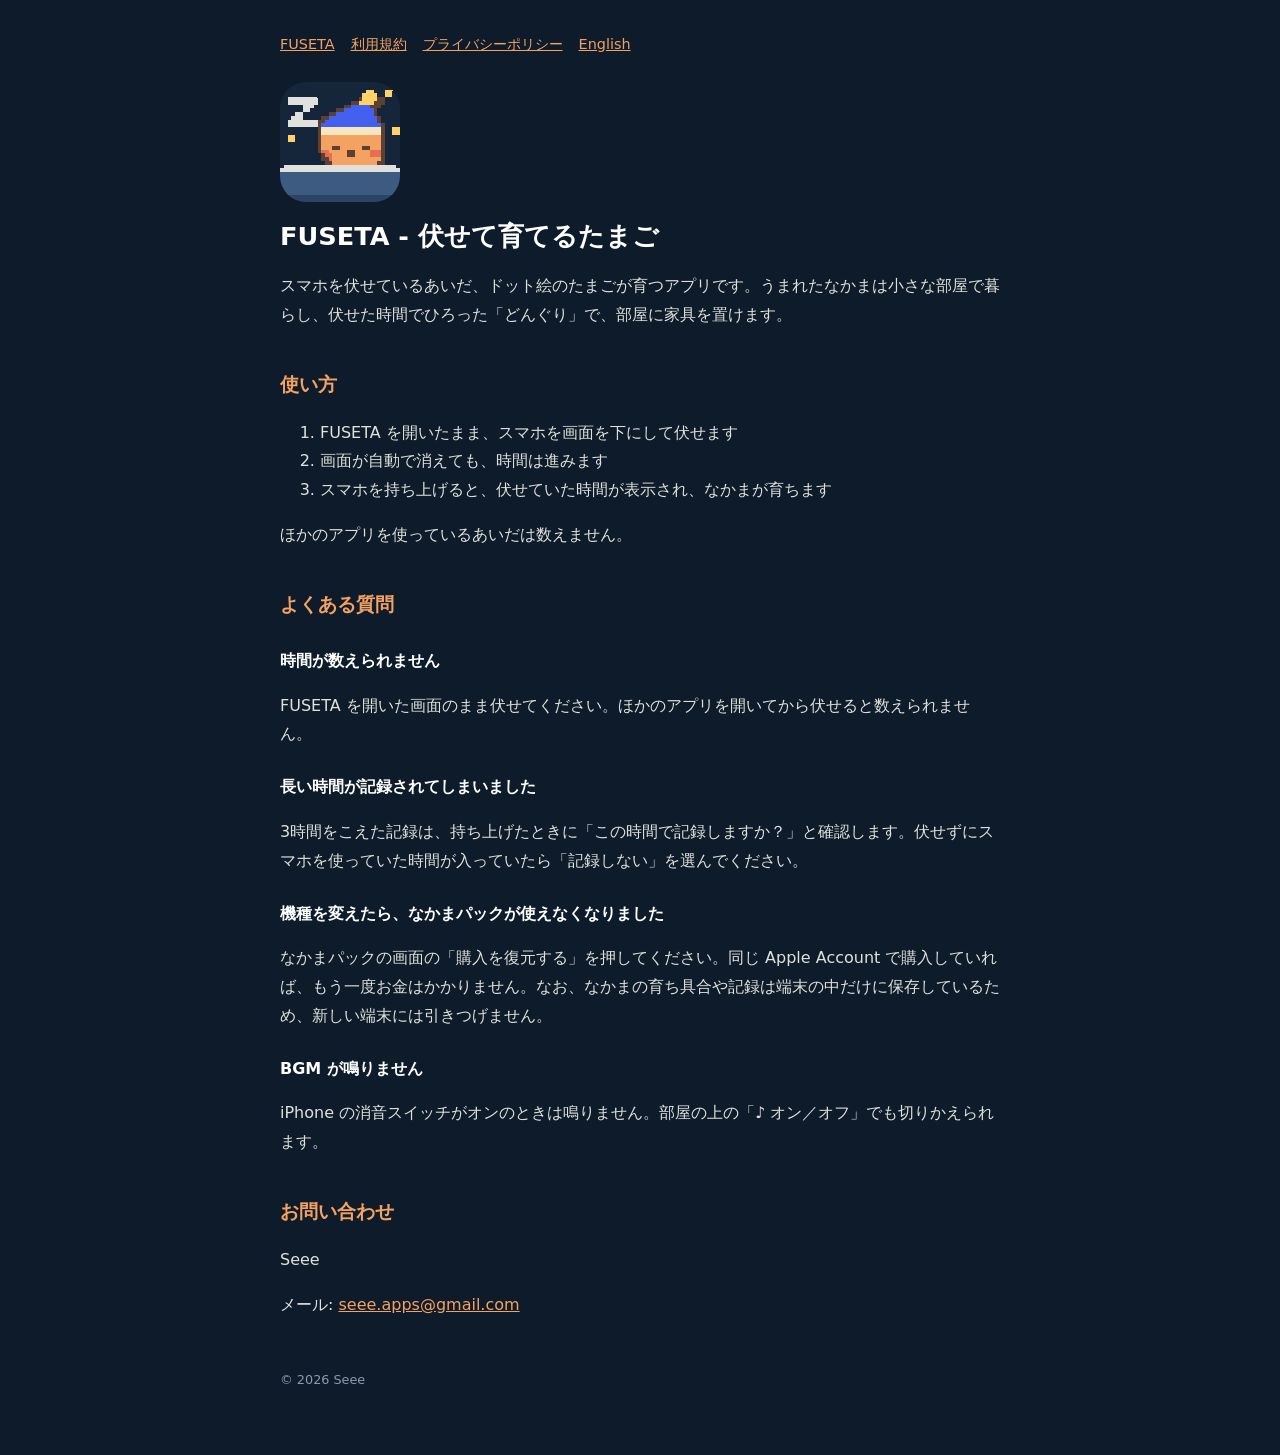
<file: index.html>
<!doctype html>
<html lang="ja">
<head>
<meta charset="utf-8">
<meta name="viewport" content="width=device-width, initial-scale=1">
<title>FUSETA - 伏せて育てるたまご | サポート</title>
<link rel="stylesheet" href="style.css">
</head>
<body>
<main>
<nav><a href="./">FUSETA</a><a href="terms.html">利用規約</a><a href="privacy.html">プライバシーポリシー</a><a href="en/">English</a></nav>
<img class="icon" src="icon.png" alt="FUSETA のアイコン" width="120" height="120">
<h1>FUSETA - 伏せて育てるたまご</h1>
<p>スマホを伏せているあいだ、ドット絵のたまごが育つアプリです。うまれたなかまは小さな部屋で暮らし、伏せた時間でひろった「どんぐり」で、部屋に家具を置けます。</p>

<h2>使い方</h2>
<ol>
<li>FUSETA を開いたまま、スマホを画面を下にして伏せます</li>
<li>画面が自動で消えても、時間は進みます</li>
<li>スマホを持ち上げると、伏せていた時間が表示され、なかまが育ちます</li>
</ol>
<p>ほかのアプリを使っているあいだは数えません。</p>

<h2>よくある質問</h2>
<h3>時間が数えられません</h3>
<p>FUSETA を開いた画面のまま伏せてください。ほかのアプリを開いてから伏せると数えられません。</p>
<h3>長い時間が記録されてしまいました</h3>
<p>3時間をこえた記録は、持ち上げたときに「この時間で記録しますか？」と確認します。伏せずにスマホを使っていた時間が入っていたら「記録しない」を選んでください。</p>
<h3>機種を変えたら、なかまパックが使えなくなりました</h3>
<p>なかまパックの画面の「購入を復元する」を押してください。同じ Apple Account で購入していれば、もう一度お金はかかりません。なお、なかまの育ち具合や記録は端末の中だけに保存しているため、新しい端末には引きつげません。</p>
<h3>BGM が鳴りません</h3>
<p>iPhone の消音スイッチがオンのときは鳴りません。部屋の上の「♪ オン／オフ」でも切りかえられます。</p>

<h2>お問い合わせ</h2>
<p>Seee</p>
<p>メール: <a href="mailto:seee.apps@gmail.com">seee.apps@gmail.com</a></p>
<footer>© 2026 Seee</footer>
</main>
</body>
</html>
</file>
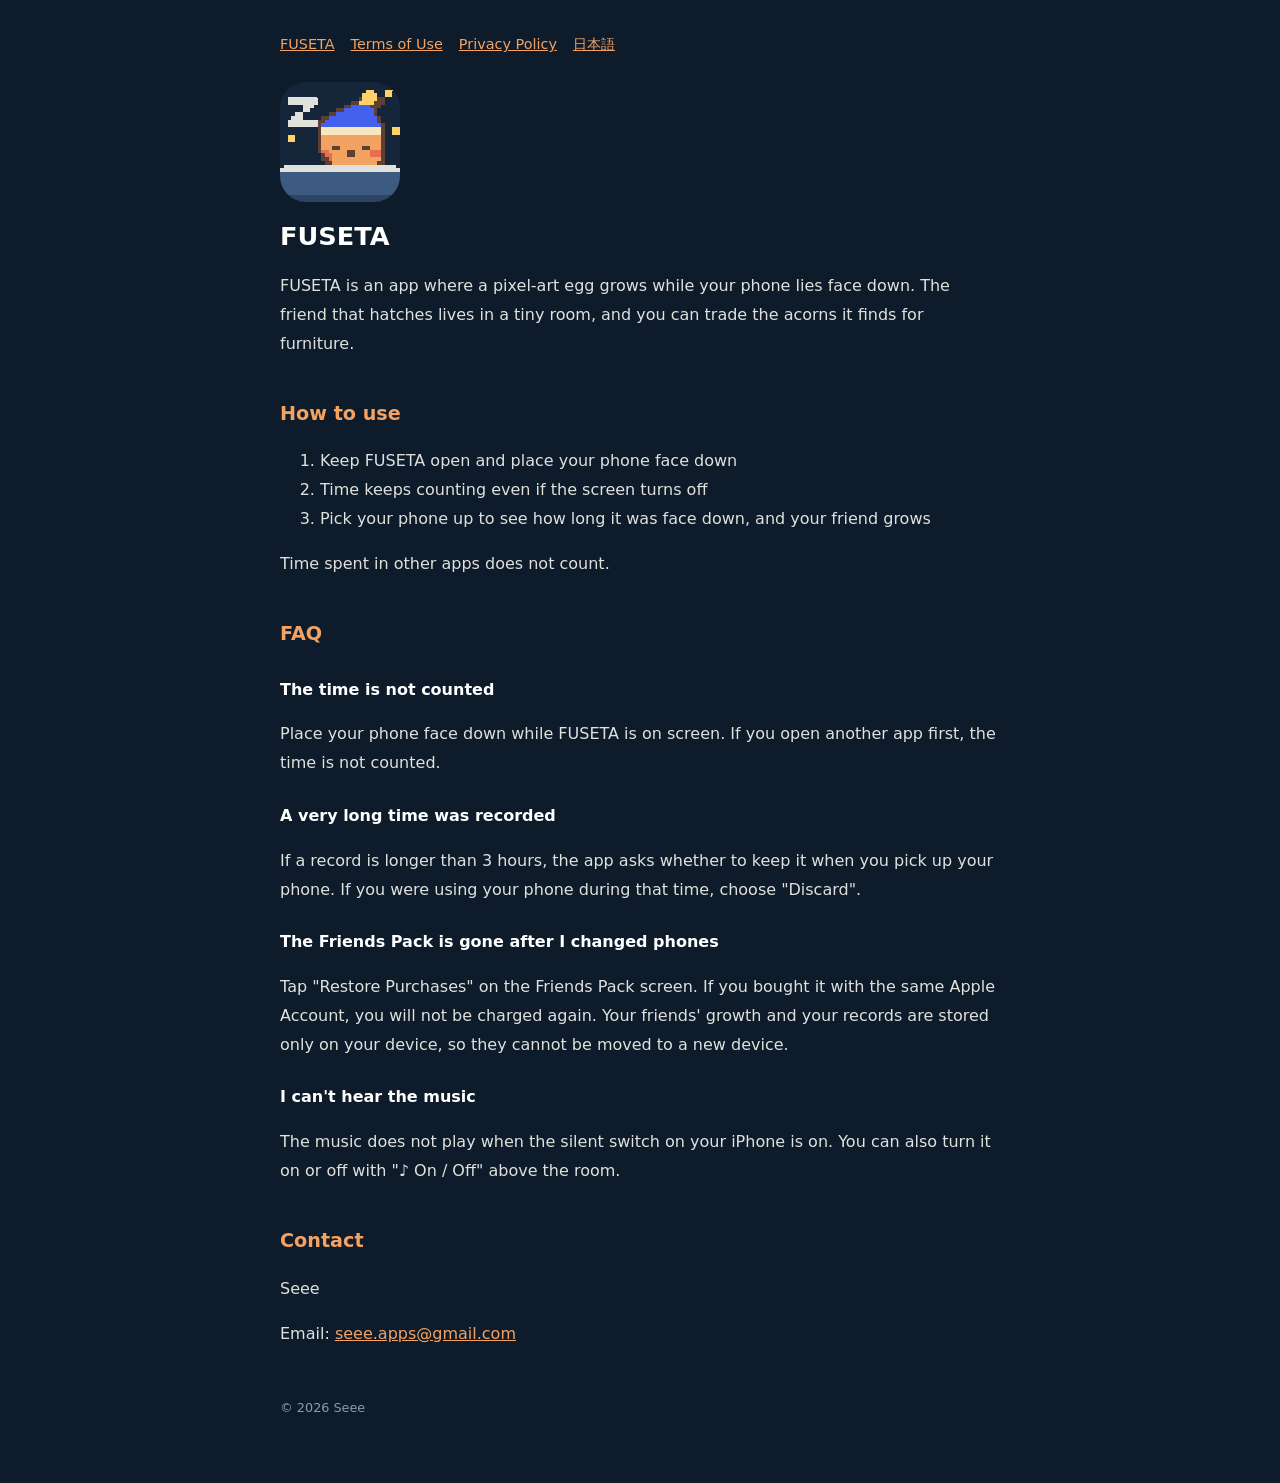
<file: en/index.html>
<!doctype html>
<html lang="en">
<head>
<meta charset="utf-8">
<meta name="viewport" content="width=device-width, initial-scale=1">
<title>FUSETA | Support</title>
<link rel="stylesheet" href="../style.css">
</head>
<body>
<main>
<nav><a href="./">FUSETA</a><a href="terms.html">Terms of Use</a><a href="privacy.html">Privacy Policy</a><a href="../">日本語</a></nav>
<img class="icon" src="../icon.png" alt="FUSETA icon" width="120" height="120">
<h1>FUSETA</h1>
<p>FUSETA is an app where a pixel-art egg grows while your phone lies face down. The friend that hatches lives in a tiny room, and you can trade the acorns it finds for furniture.</p>

<h2>How to use</h2>
<ol>
<li>Keep FUSETA open and place your phone face down</li>
<li>Time keeps counting even if the screen turns off</li>
<li>Pick your phone up to see how long it was face down, and your friend grows</li>
</ol>
<p>Time spent in other apps does not count.</p>

<h2>FAQ</h2>
<h3>The time is not counted</h3>
<p>Place your phone face down while FUSETA is on screen. If you open another app first, the time is not counted.</p>
<h3>A very long time was recorded</h3>
<p>If a record is longer than 3 hours, the app asks whether to keep it when you pick up your phone. If you were using your phone during that time, choose "Discard".</p>
<h3>The Friends Pack is gone after I changed phones</h3>
<p>Tap "Restore Purchases" on the Friends Pack screen. If you bought it with the same Apple Account, you will not be charged again. Your friends' growth and your records are stored only on your device, so they cannot be moved to a new device.</p>
<h3>I can't hear the music</h3>
<p>The music does not play when the silent switch on your iPhone is on. You can also turn it on or off with "♪ On / Off" above the room.</p>

<h2>Contact</h2>
<p>Seee</p>
<p>Email: <a href="mailto:seee.apps@gmail.com">seee.apps@gmail.com</a></p>
<footer>© 2026 Seee</footer>
</main>
</body>
</html>
</file>
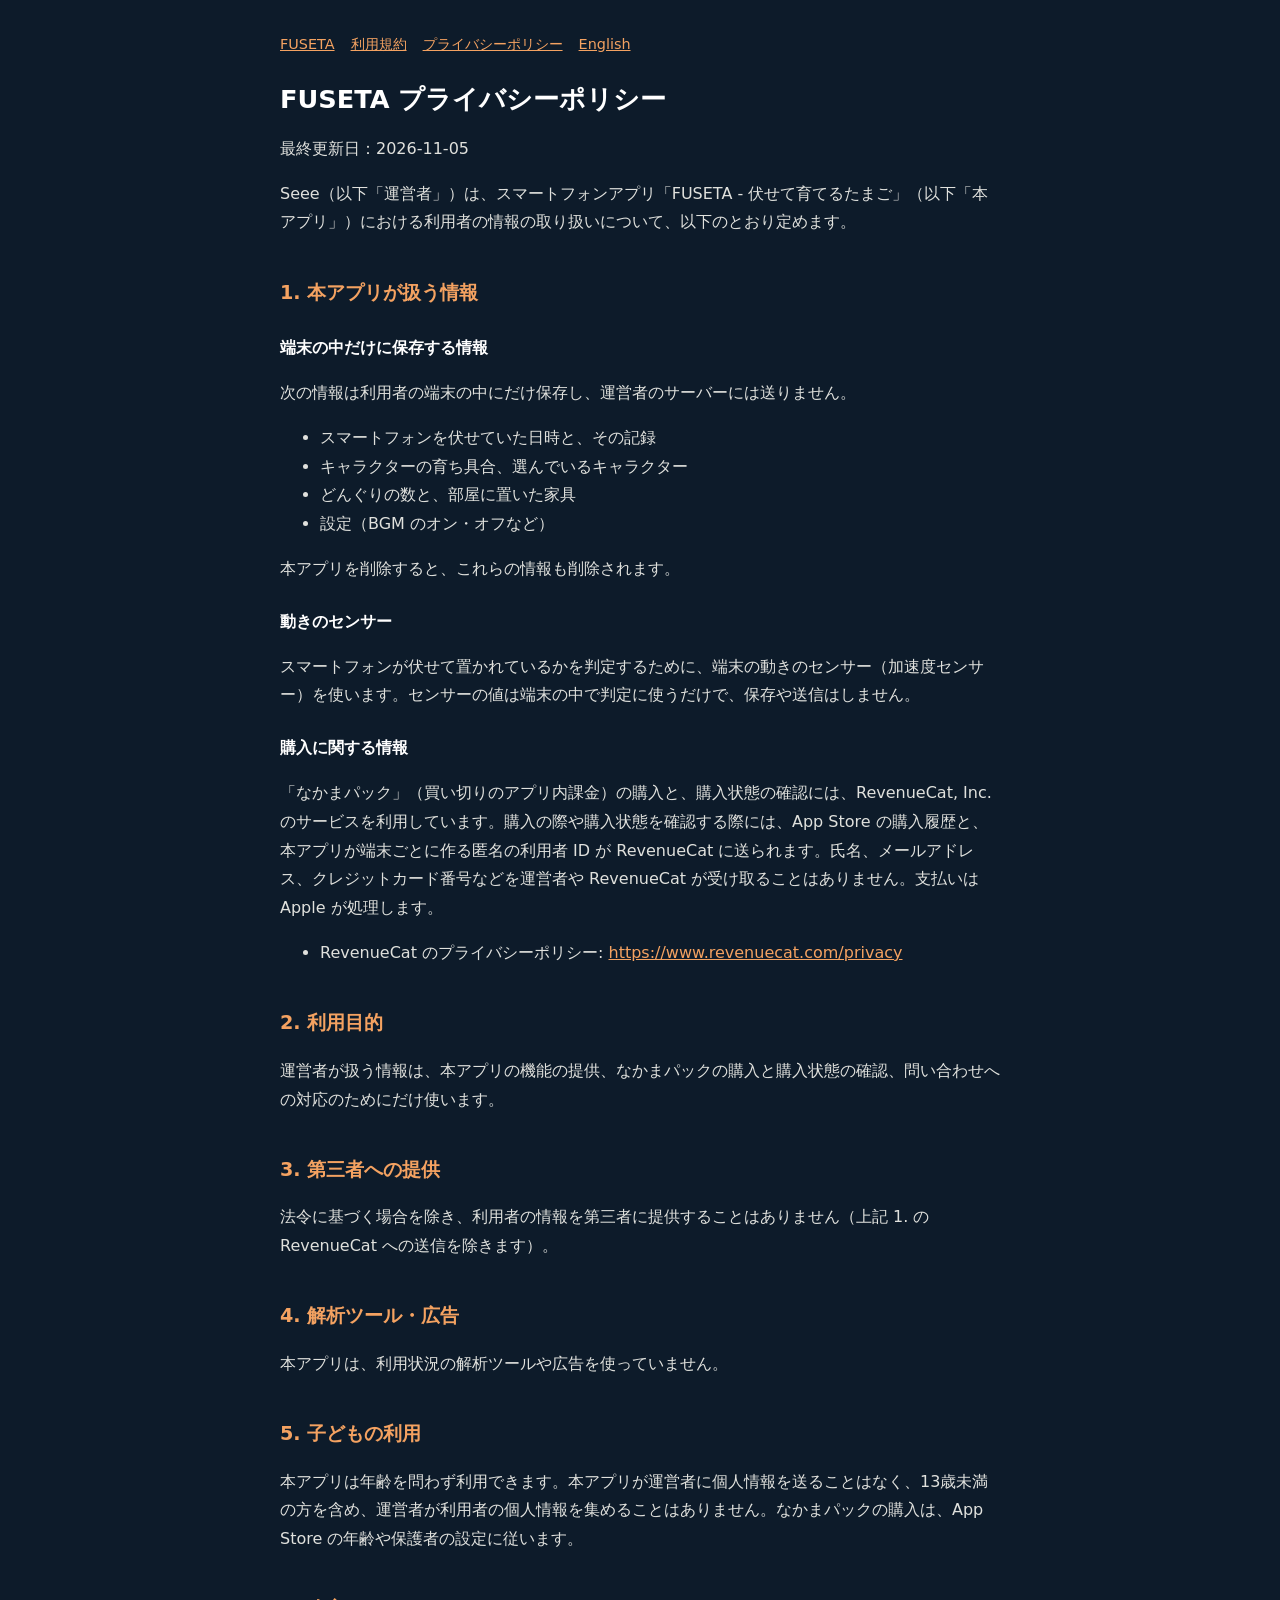
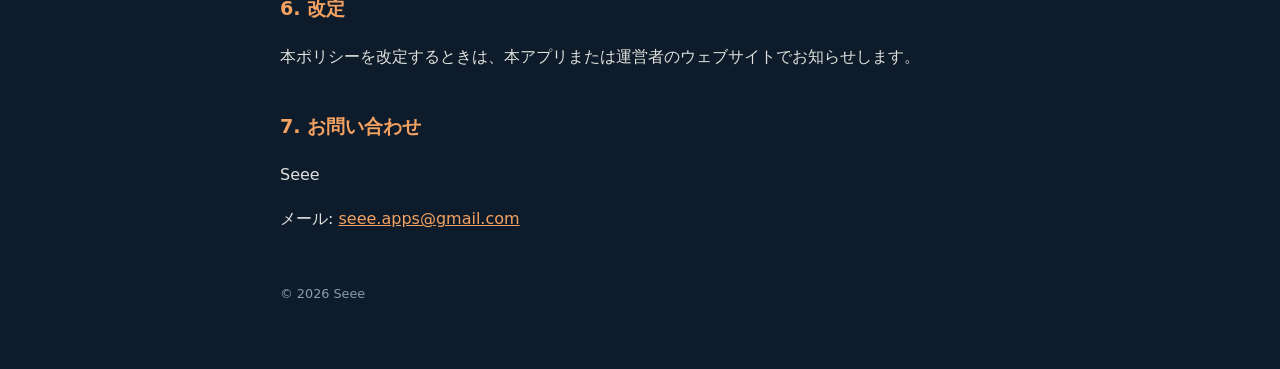
<file: privacy.html>
<!doctype html>
<html lang="ja">
<head>
<meta charset="utf-8">
<meta name="viewport" content="width=device-width, initial-scale=1">
<title>プライバシーポリシー | FUSETA</title>
<link rel="stylesheet" href="style.css">
</head>
<body>
<main>
<nav><a href="./">FUSETA</a><a href="terms.html">利用規約</a><a href="privacy.html">プライバシーポリシー</a><a href="en/privacy.html">English</a></nav>
<h1>FUSETA プライバシーポリシー</h1>
<p>最終更新日：2026-11-05</p>
<p>Seee（以下「運営者」）は、スマートフォンアプリ「FUSETA - 伏せて育てるたまご」（以下「本アプリ」）における利用者の情報の取り扱いについて、以下のとおり定めます。</p>

<h2>1. 本アプリが扱う情報</h2>
<h3>端末の中だけに保存する情報</h3>
<p>次の情報は利用者の端末の中にだけ保存し、運営者のサーバーには送りません。</p>
<ul>
<li>スマートフォンを伏せていた日時と、その記録</li>
<li>キャラクターの育ち具合、選んでいるキャラクター</li>
<li>どんぐりの数と、部屋に置いた家具</li>
<li>設定（BGM のオン・オフなど）</li>
</ul>
<p>本アプリを削除すると、これらの情報も削除されます。</p>

<h3>動きのセンサー</h3>
<p>スマートフォンが伏せて置かれているかを判定するために、端末の動きのセンサー（加速度センサー）を使います。センサーの値は端末の中で判定に使うだけで、保存や送信はしません。</p>

<h3>購入に関する情報</h3>
<p>「なかまパック」（買い切りのアプリ内課金）の購入と、購入状態の確認には、RevenueCat, Inc. のサービスを利用しています。購入の際や購入状態を確認する際には、App Store の購入履歴と、本アプリが端末ごとに作る匿名の利用者 ID が RevenueCat に送られます。氏名、メールアドレス、クレジットカード番号などを運営者や RevenueCat が受け取ることはありません。支払いは Apple が処理します。</p>
<ul>
<li>RevenueCat のプライバシーポリシー: <a href="https://www.revenuecat.com/privacy">https://www.revenuecat.com/privacy</a></li>
</ul>

<h2>2. 利用目的</h2>
<p>運営者が扱う情報は、本アプリの機能の提供、なかまパックの購入と購入状態の確認、問い合わせへの対応のためにだけ使います。</p>

<h2>3. 第三者への提供</h2>
<p>法令に基づく場合を除き、利用者の情報を第三者に提供することはありません（上記 1. の RevenueCat への送信を除きます）。</p>

<h2>4. 解析ツール・広告</h2>
<p>本アプリは、利用状況の解析ツールや広告を使っていません。</p>

<h2>5. 子どもの利用</h2>
<p>本アプリは年齢を問わず利用できます。本アプリが運営者に個人情報を送ることはなく、13歳未満の方を含め、運営者が利用者の個人情報を集めることはありません。なかまパックの購入は、App Store の年齢や保護者の設定に従います。</p>

<h2>6. 改定</h2>
<p>本ポリシーを改定するときは、本アプリまたは運営者のウェブサイトでお知らせします。</p>

<h2>7. お問い合わせ</h2>
<p>Seee</p>
<p>メール: <a href="mailto:seee.apps@gmail.com">seee.apps@gmail.com</a></p>
<footer>© 2026 Seee</footer>
</main>
</body>
</html>
</file>
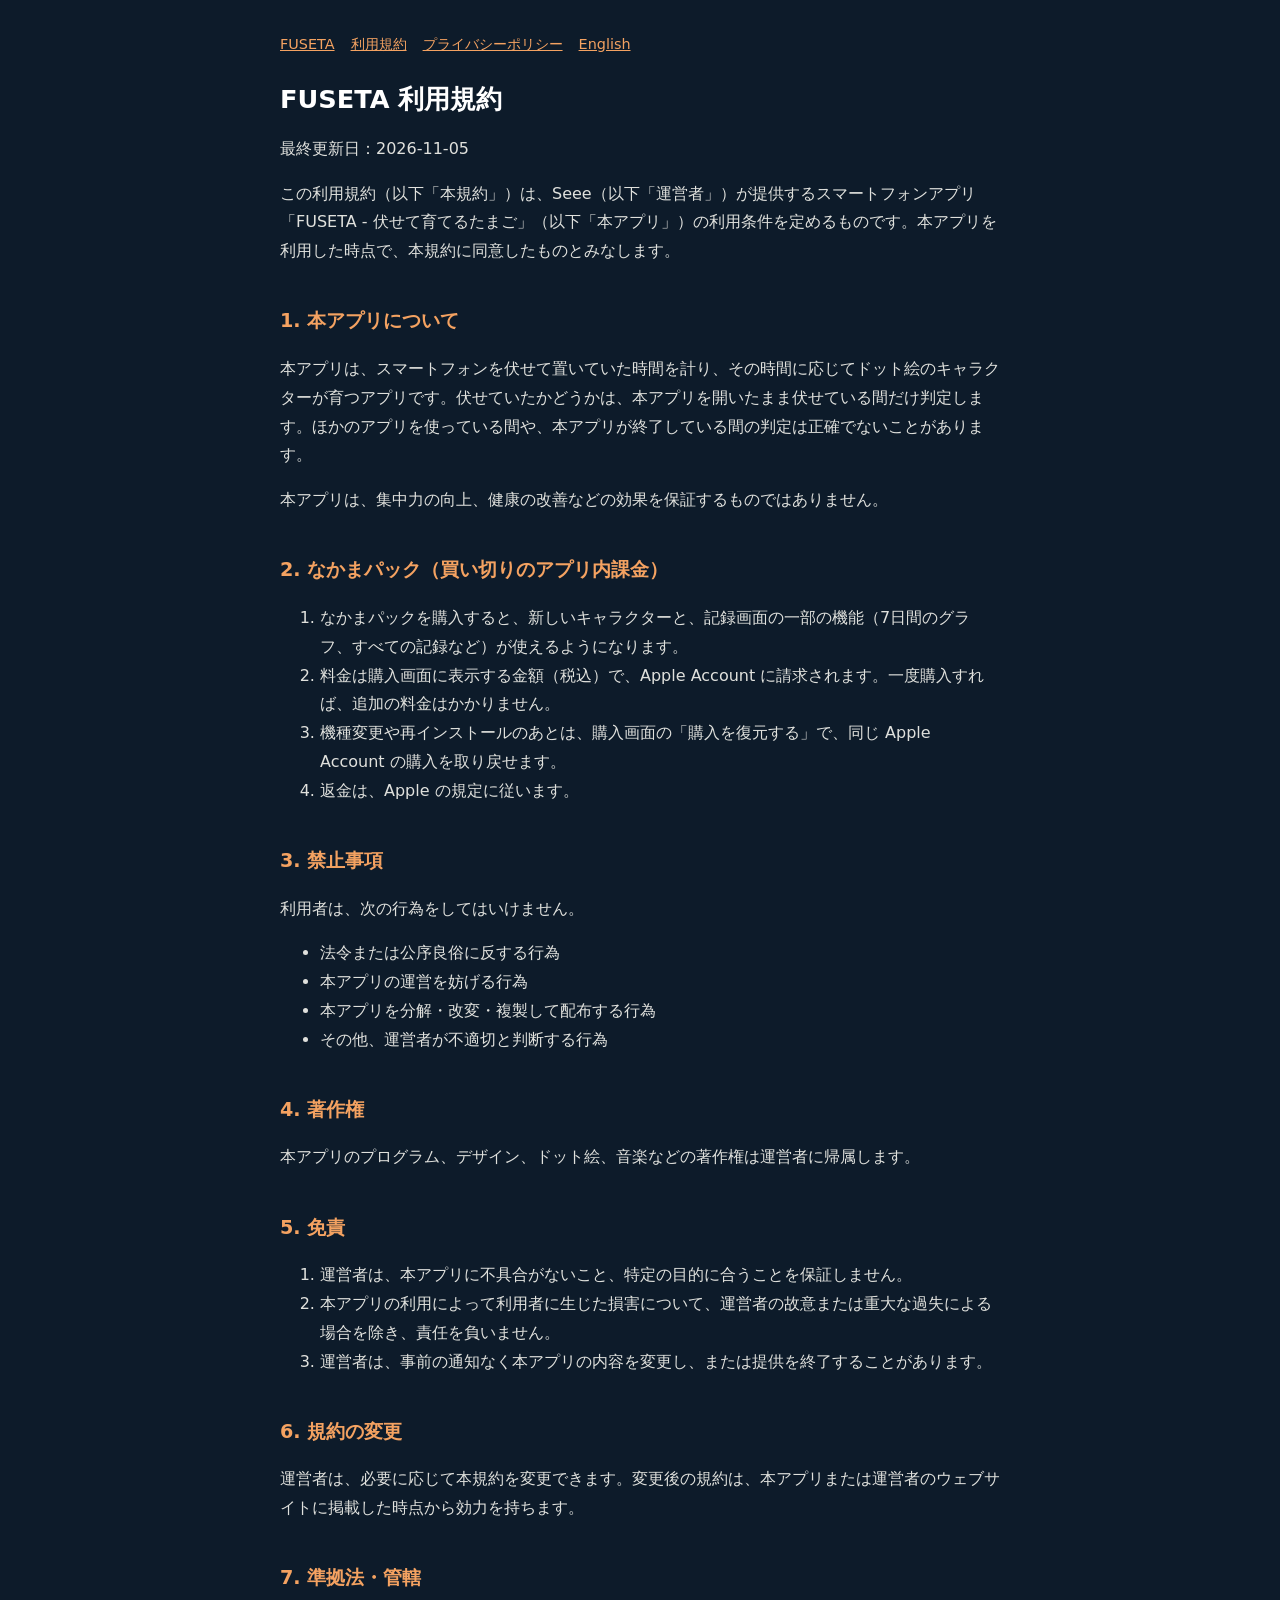
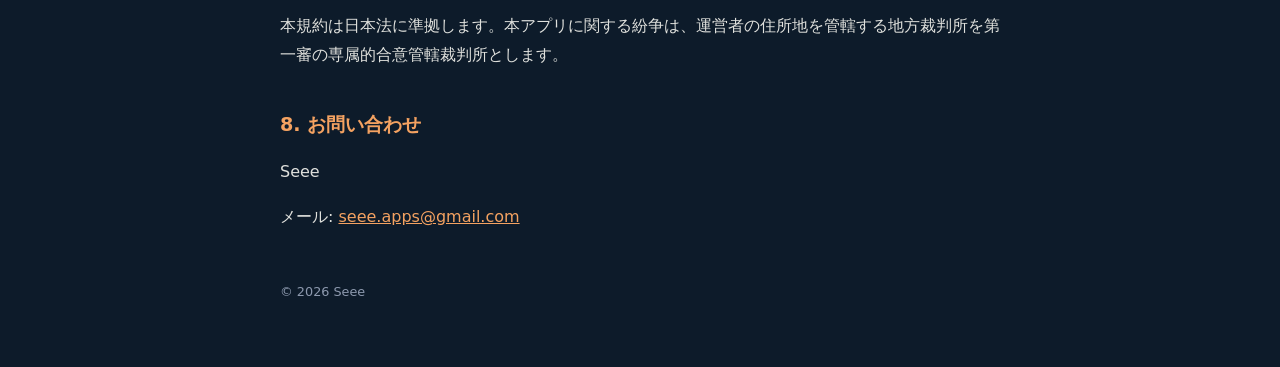
<file: terms.html>
<!doctype html>
<html lang="ja">
<head>
<meta charset="utf-8">
<meta name="viewport" content="width=device-width, initial-scale=1">
<title>利用規約 | FUSETA</title>
<link rel="stylesheet" href="style.css">
</head>
<body>
<main>
<nav><a href="./">FUSETA</a><a href="terms.html">利用規約</a><a href="privacy.html">プライバシーポリシー</a><a href="en/terms.html">English</a></nav>
<h1>FUSETA 利用規約</h1>
<p>最終更新日：2026-11-05</p>
<p>この利用規約（以下「本規約」）は、Seee（以下「運営者」）が提供するスマートフォンアプリ「FUSETA - 伏せて育てるたまご」（以下「本アプリ」）の利用条件を定めるものです。本アプリを利用した時点で、本規約に同意したものとみなします。</p>

<h2>1. 本アプリについて</h2>
<p>本アプリは、スマートフォンを伏せて置いていた時間を計り、その時間に応じてドット絵のキャラクターが育つアプリです。伏せていたかどうかは、本アプリを開いたまま伏せている間だけ判定します。ほかのアプリを使っている間や、本アプリが終了している間の判定は正確でないことがあります。</p>
<p>本アプリは、集中力の向上、健康の改善などの効果を保証するものではありません。</p>

<h2>2. なかまパック（買い切りのアプリ内課金）</h2>
<ol>
<li>なかまパックを購入すると、新しいキャラクターと、記録画面の一部の機能（7日間のグラフ、すべての記録など）が使えるようになります。</li>
<li>料金は購入画面に表示する金額（税込）で、Apple Account に請求されます。一度購入すれば、追加の料金はかかりません。</li>
<li>機種変更や再インストールのあとは、購入画面の「購入を復元する」で、同じ Apple Account の購入を取り戻せます。</li>
<li>返金は、Apple の規定に従います。</li>
</ol>

<h2>3. 禁止事項</h2>
<p>利用者は、次の行為をしてはいけません。</p>
<ul>
<li>法令または公序良俗に反する行為</li>
<li>本アプリの運営を妨げる行為</li>
<li>本アプリを分解・改変・複製して配布する行為</li>
<li>その他、運営者が不適切と判断する行為</li>
</ul>

<h2>4. 著作権</h2>
<p>本アプリのプログラム、デザイン、ドット絵、音楽などの著作権は運営者に帰属します。</p>

<h2>5. 免責</h2>
<ol>
<li>運営者は、本アプリに不具合がないこと、特定の目的に合うことを保証しません。</li>
<li>本アプリの利用によって利用者に生じた損害について、運営者の故意または重大な過失による場合を除き、責任を負いません。</li>
<li>運営者は、事前の通知なく本アプリの内容を変更し、または提供を終了することがあります。</li>
</ol>

<h2>6. 規約の変更</h2>
<p>運営者は、必要に応じて本規約を変更できます。変更後の規約は、本アプリまたは運営者のウェブサイトに掲載した時点から効力を持ちます。</p>

<h2>7. 準拠法・管轄</h2>
<p>本規約は日本法に準拠します。本アプリに関する紛争は、運営者の住所地を管轄する地方裁判所を第一審の専属的合意管轄裁判所とします。</p>

<h2>8. お問い合わせ</h2>
<p>Seee</p>
<p>メール: <a href="mailto:seee.apps@gmail.com">seee.apps@gmail.com</a></p>
<footer>© 2026 Seee</footer>
</main>
</body>
</html>
</file>
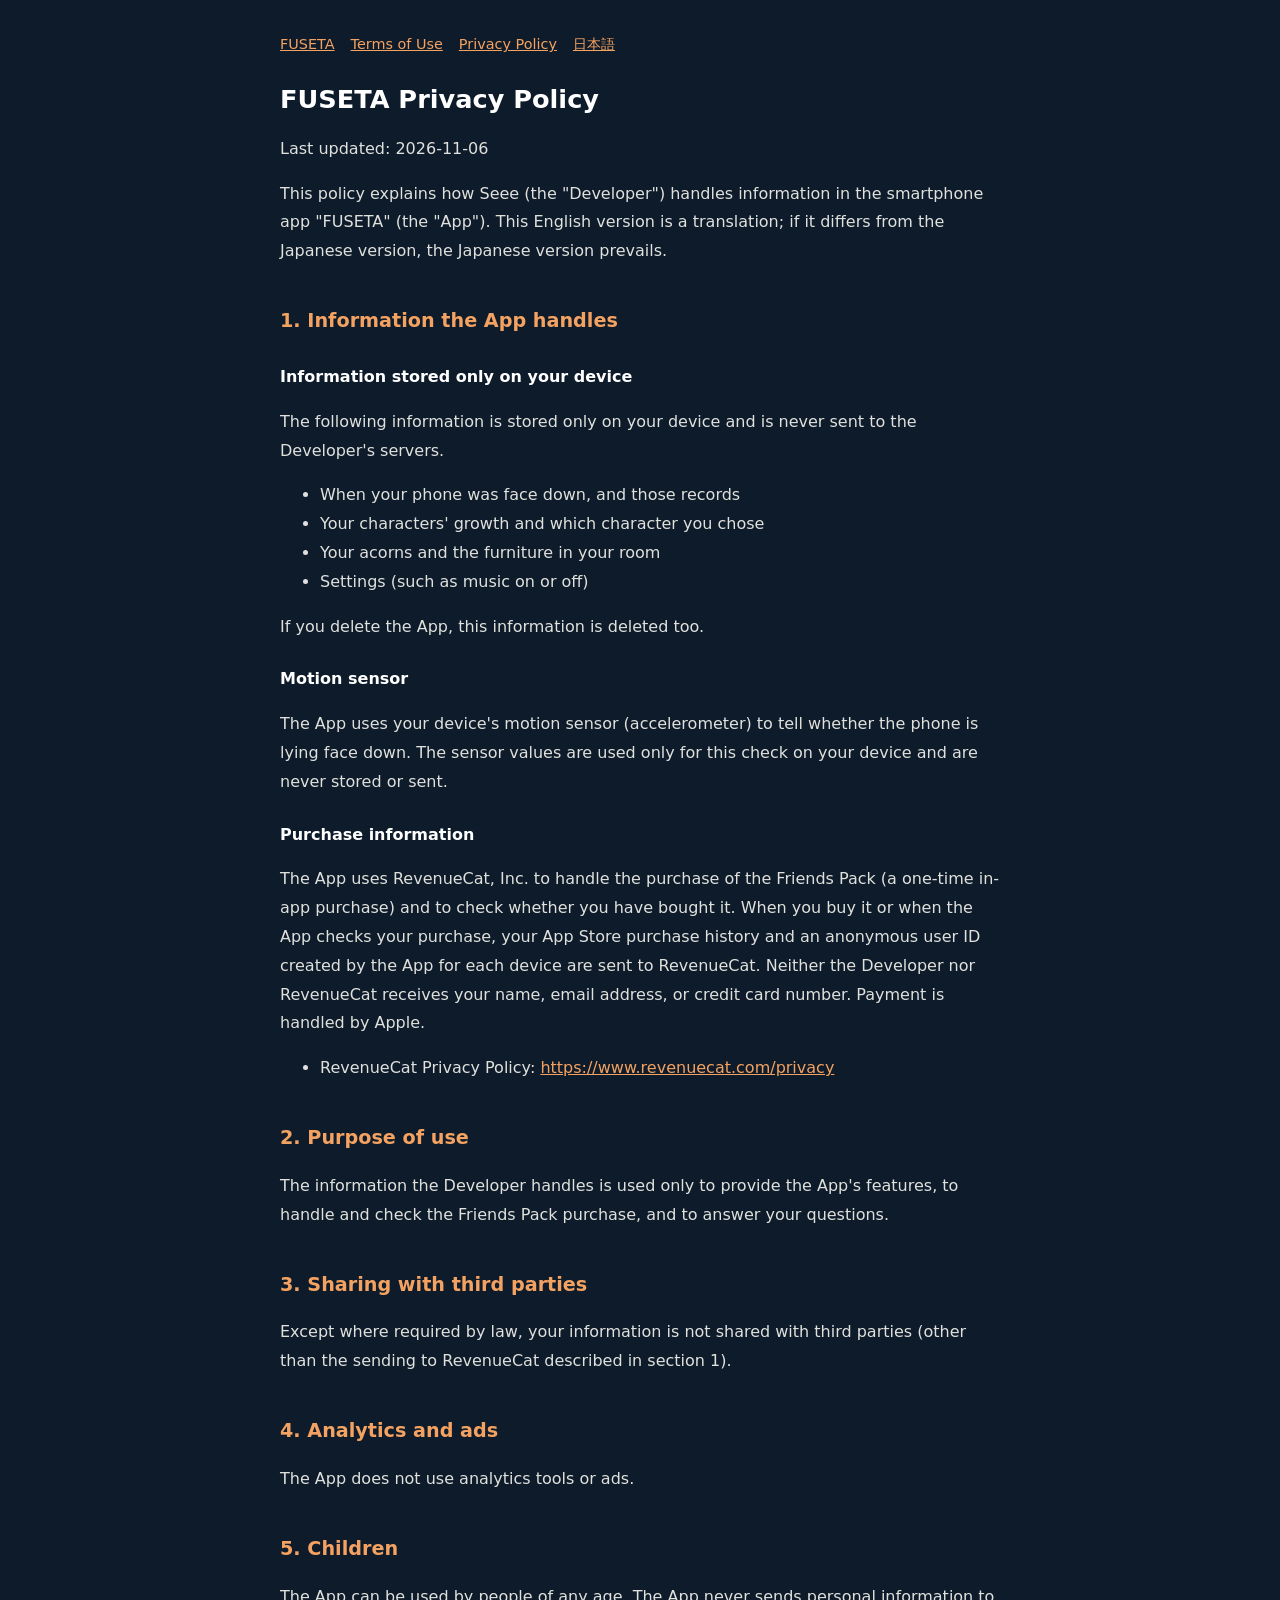
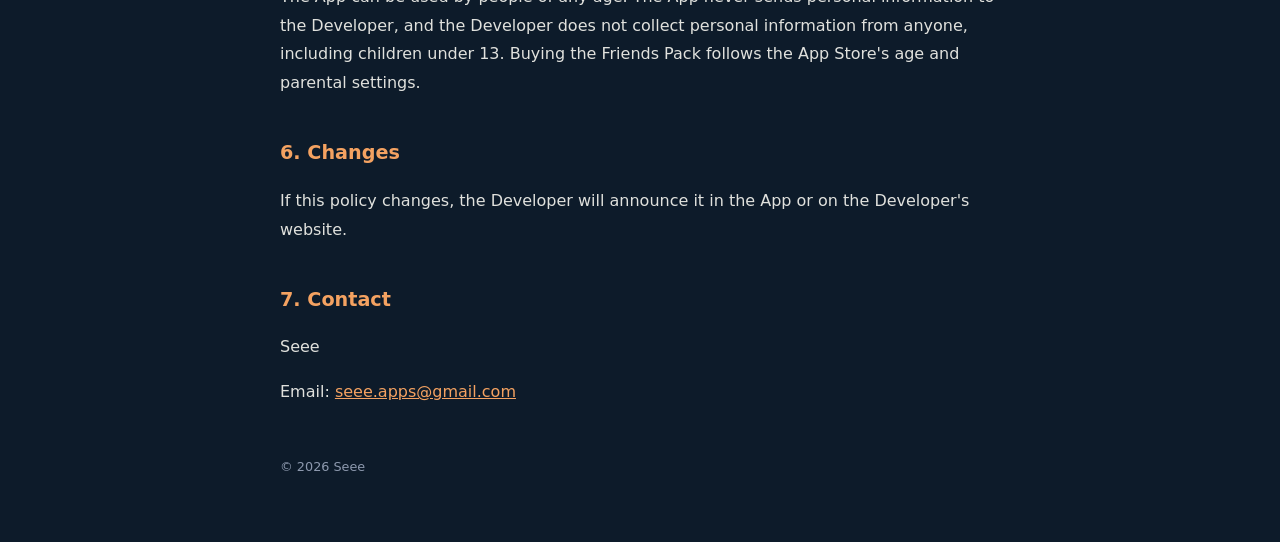
<file: en/privacy.html>
<!doctype html>
<html lang="en">
<head>
<meta charset="utf-8">
<meta name="viewport" content="width=device-width, initial-scale=1">
<title>Privacy Policy | FUSETA</title>
<link rel="stylesheet" href="../style.css">
</head>
<body>
<main>
<nav><a href="./">FUSETA</a><a href="terms.html">Terms of Use</a><a href="privacy.html">Privacy Policy</a><a href="../privacy.html">日本語</a></nav>
<h1>FUSETA Privacy Policy</h1>
<p>Last updated: 2026-11-06</p>
<p>This policy explains how Seee (the "Developer") handles information in the smartphone app "FUSETA" (the "App"). This English version is a translation; if it differs from the Japanese version, the Japanese version prevails.</p>

<h2>1. Information the App handles</h2>
<h3>Information stored only on your device</h3>
<p>The following information is stored only on your device and is never sent to the Developer's servers.</p>
<ul>
<li>When your phone was face down, and those records</li>
<li>Your characters' growth and which character you chose</li>
<li>Your acorns and the furniture in your room</li>
<li>Settings (such as music on or off)</li>
</ul>
<p>If you delete the App, this information is deleted too.</p>

<h3>Motion sensor</h3>
<p>The App uses your device's motion sensor (accelerometer) to tell whether the phone is lying face down. The sensor values are used only for this check on your device and are never stored or sent.</p>

<h3>Purchase information</h3>
<p>The App uses RevenueCat, Inc. to handle the purchase of the Friends Pack (a one-time in-app purchase) and to check whether you have bought it. When you buy it or when the App checks your purchase, your App Store purchase history and an anonymous user ID created by the App for each device are sent to RevenueCat. Neither the Developer nor RevenueCat receives your name, email address, or credit card number. Payment is handled by Apple.</p>
<ul>
<li>RevenueCat Privacy Policy: <a href="https://www.revenuecat.com/privacy">https://www.revenuecat.com/privacy</a></li>
</ul>

<h2>2. Purpose of use</h2>
<p>The information the Developer handles is used only to provide the App's features, to handle and check the Friends Pack purchase, and to answer your questions.</p>

<h2>3. Sharing with third parties</h2>
<p>Except where required by law, your information is not shared with third parties (other than the sending to RevenueCat described in section 1).</p>

<h2>4. Analytics and ads</h2>
<p>The App does not use analytics tools or ads.</p>

<h2>5. Children</h2>
<p>The App can be used by people of any age. The App never sends personal information to the Developer, and the Developer does not collect personal information from anyone, including children under 13. Buying the Friends Pack follows the App Store's age and parental settings.</p>

<h2>6. Changes</h2>
<p>If this policy changes, the Developer will announce it in the App or on the Developer's website.</p>

<h2>7. Contact</h2>
<p>Seee</p>
<p>Email: <a href="mailto:seee.apps@gmail.com">seee.apps@gmail.com</a></p>
<footer>© 2026 Seee</footer>
</main>
</body>
</html>
</file>
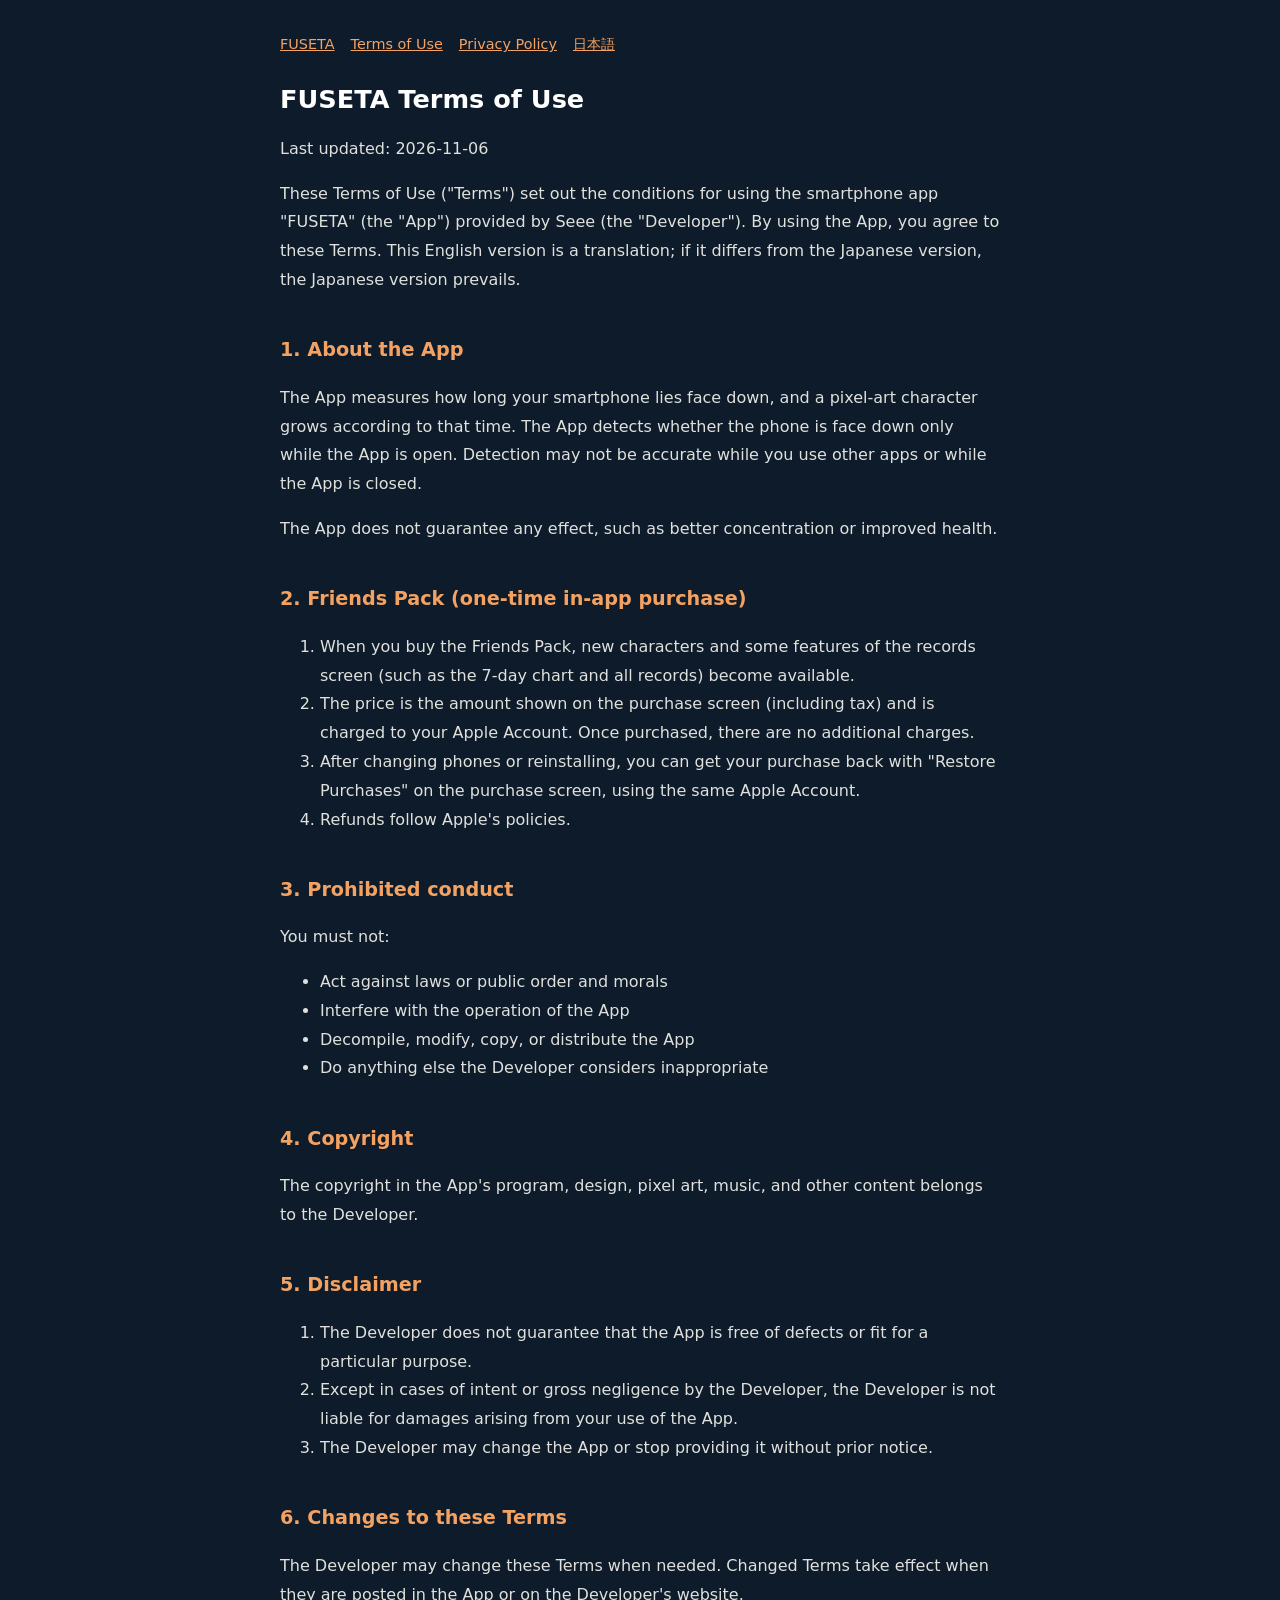
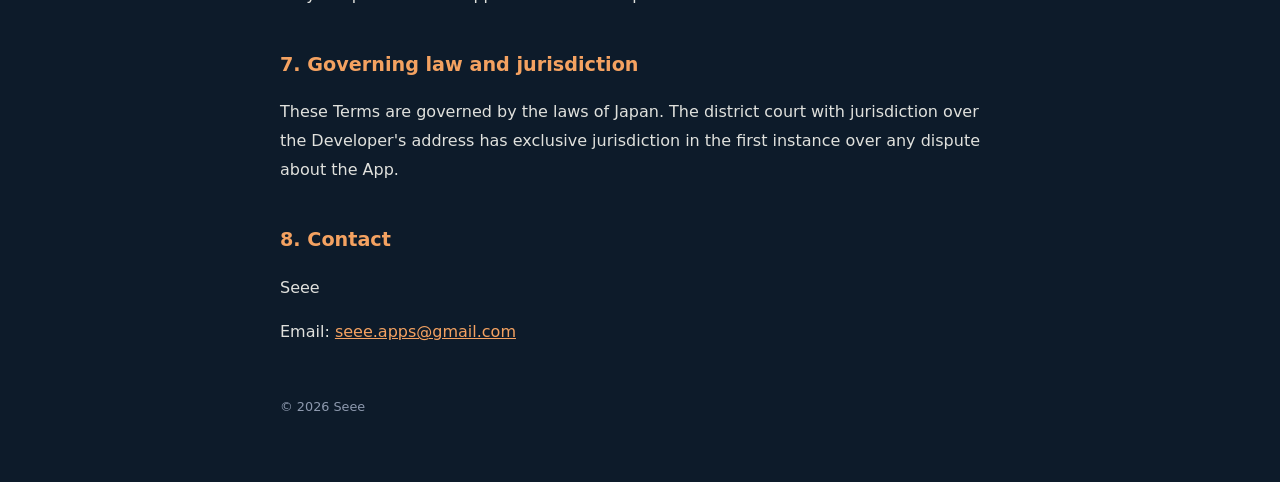
<file: en/terms.html>
<!doctype html>
<html lang="en">
<head>
<meta charset="utf-8">
<meta name="viewport" content="width=device-width, initial-scale=1">
<title>Terms of Use | FUSETA</title>
<link rel="stylesheet" href="../style.css">
</head>
<body>
<main>
<nav><a href="./">FUSETA</a><a href="terms.html">Terms of Use</a><a href="privacy.html">Privacy Policy</a><a href="../terms.html">日本語</a></nav>
<h1>FUSETA Terms of Use</h1>
<p>Last updated: 2026-11-06</p>
<p>These Terms of Use ("Terms") set out the conditions for using the smartphone app "FUSETA" (the "App") provided by Seee (the "Developer"). By using the App, you agree to these Terms. This English version is a translation; if it differs from the Japanese version, the Japanese version prevails.</p>

<h2>1. About the App</h2>
<p>The App measures how long your smartphone lies face down, and a pixel-art character grows according to that time. The App detects whether the phone is face down only while the App is open. Detection may not be accurate while you use other apps or while the App is closed.</p>
<p>The App does not guarantee any effect, such as better concentration or improved health.</p>

<h2>2. Friends Pack (one-time in-app purchase)</h2>
<ol>
<li>When you buy the Friends Pack, new characters and some features of the records screen (such as the 7-day chart and all records) become available.</li>
<li>The price is the amount shown on the purchase screen (including tax) and is charged to your Apple Account. Once purchased, there are no additional charges.</li>
<li>After changing phones or reinstalling, you can get your purchase back with "Restore Purchases" on the purchase screen, using the same Apple Account.</li>
<li>Refunds follow Apple's policies.</li>
</ol>

<h2>3. Prohibited conduct</h2>
<p>You must not:</p>
<ul>
<li>Act against laws or public order and morals</li>
<li>Interfere with the operation of the App</li>
<li>Decompile, modify, copy, or distribute the App</li>
<li>Do anything else the Developer considers inappropriate</li>
</ul>

<h2>4. Copyright</h2>
<p>The copyright in the App's program, design, pixel art, music, and other content belongs to the Developer.</p>

<h2>5. Disclaimer</h2>
<ol>
<li>The Developer does not guarantee that the App is free of defects or fit for a particular purpose.</li>
<li>Except in cases of intent or gross negligence by the Developer, the Developer is not liable for damages arising from your use of the App.</li>
<li>The Developer may change the App or stop providing it without prior notice.</li>
</ol>

<h2>6. Changes to these Terms</h2>
<p>The Developer may change these Terms when needed. Changed Terms take effect when they are posted in the App or on the Developer's website.</p>

<h2>7. Governing law and jurisdiction</h2>
<p>These Terms are governed by the laws of Japan. The district court with jurisdiction over the Developer's address has exclusive jurisdiction in the first instance over any dispute about the App.</p>

<h2>8. Contact</h2>
<p>Seee</p>
<p>Email: <a href="mailto:seee.apps@gmail.com">seee.apps@gmail.com</a></p>
<footer>© 2026 Seee</footer>
</main>
</body>
</html>
</file>
<file: style.css>
:root { color-scheme: dark; }
body { margin: 0; background: #0d1b2a; color: #e0e1dd; font-family: system-ui, -apple-system, "Hiragino Sans", "Noto Sans JP", sans-serif; line-height: 1.8; }
main { max-width: 720px; margin: 0 auto; padding: 32px 16px 64px; }
h1 { color: #ffffff; font-size: 1.6rem; line-height: 1.4; }
h2 { color: #f4a261; font-size: 1.2rem; margin-top: 2em; }
h3 { color: #ffffff; font-size: 1rem; margin-top: 1.5em; }
a { color: #f4a261; }
nav { display: flex; gap: 16px; flex-wrap: wrap; font-size: 0.9rem; margin-bottom: 24px; }
.icon { display: block; border-radius: 26px; image-rendering: pixelated; margin: 8px 0 16px; }
footer { margin-top: 48px; color: #8d99ae; font-size: 0.8rem; }
</file>
